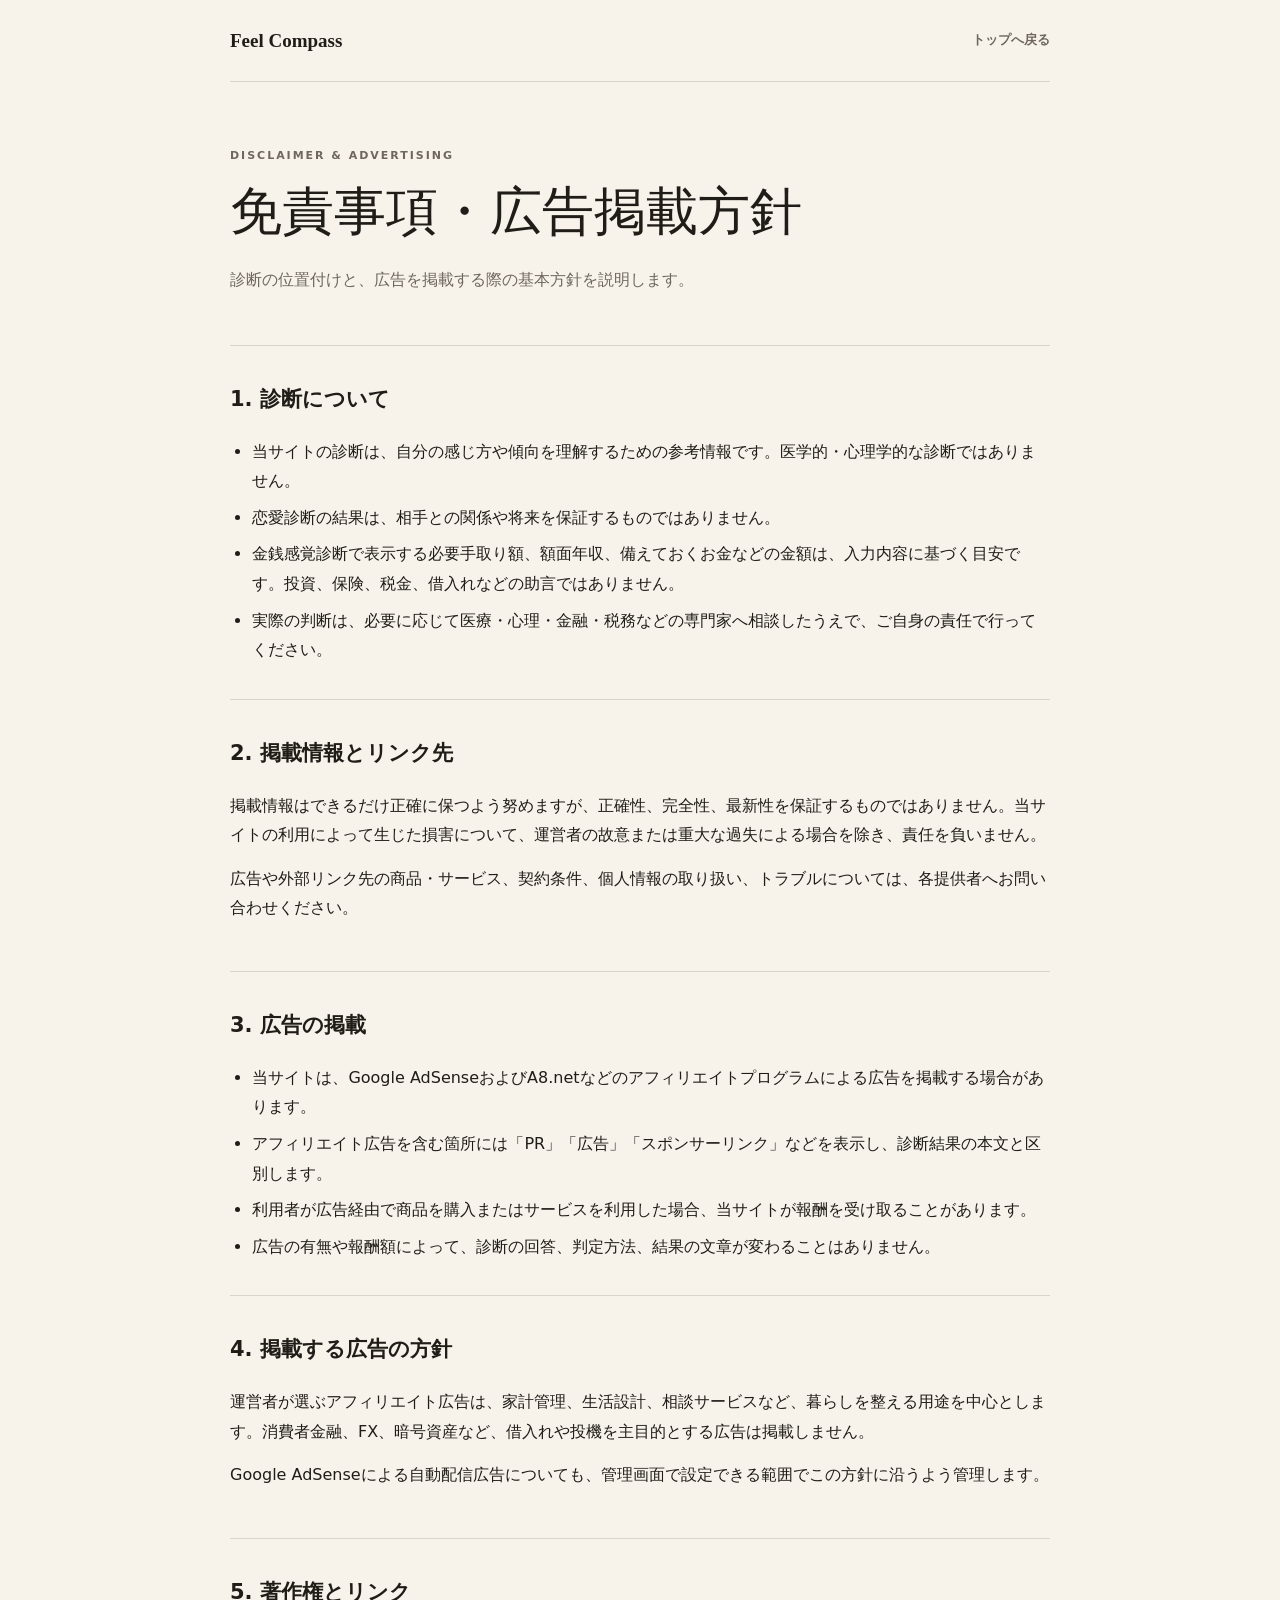
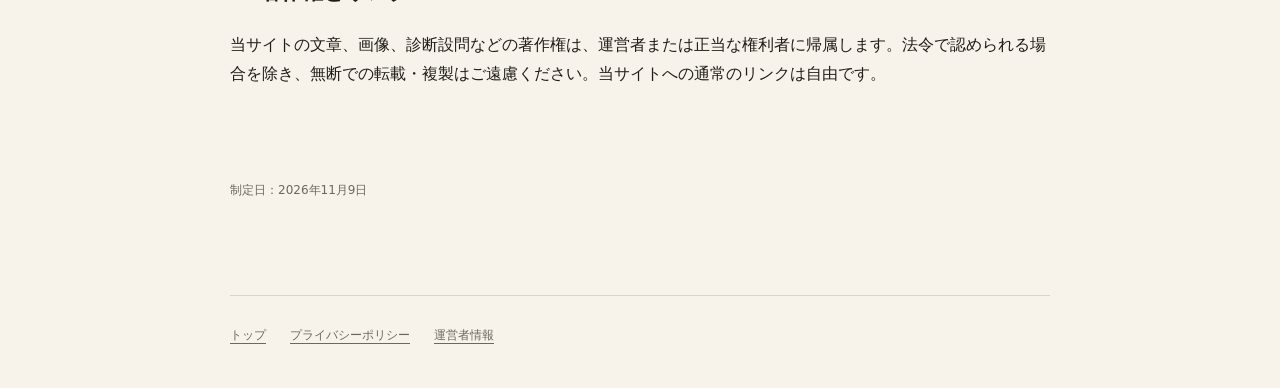
<file: advertising.html>
<!doctype html>
<html lang="ja">
<head>
  <meta charset="utf-8">
  <meta name="viewport" content="width=device-width, initial-scale=1">
  <meta name="description" content="Feel Compassの免責事項と広告掲載方針です。">
  <meta name="theme-color" content="#f7f3ea">
  <title>免責事項・広告掲載方針｜Feel Compass</title>
  <link rel="stylesheet" href="./legal.css">
</head>
<body>
  <div class="page">
    <header>
      <a class="brand" href="./">Feel Compass</a>
      <a class="back" href="./">トップへ戻る</a>
    </header>

    <main>
      <p class="eyebrow">Disclaimer & advertising</p>
      <h1>免責事項・広告掲載方針</h1>
      <p class="lead">診断の位置付けと、広告を掲載する際の基本方針を説明します。</p>

      <section>
        <h2>1. 診断について</h2>
        <ul>
          <li>当サイトの診断は、自分の感じ方や傾向を理解するための参考情報です。医学的・心理学的な診断ではありません。</li>
          <li>恋愛診断の結果は、相手との関係や将来を保証するものではありません。</li>
          <li>金銭感覚診断で表示する必要手取り額、額面年収、備えておくお金などの金額は、入力内容に基づく目安です。投資、保険、税金、借入れなどの助言ではありません。</li>
          <li>実際の判断は、必要に応じて医療・心理・金融・税務などの専門家へ相談したうえで、ご自身の責任で行ってください。</li>
        </ul>
      </section>

      <section>
        <h2>2. 掲載情報とリンク先</h2>
        <p>掲載情報はできるだけ正確に保つよう努めますが、正確性、完全性、最新性を保証するものではありません。当サイトの利用によって生じた損害について、運営者の故意または重大な過失による場合を除き、責任を負いません。</p>
        <p>広告や外部リンク先の商品・サービス、契約条件、個人情報の取り扱い、トラブルについては、各提供者へお問い合わせください。</p>
      </section>

      <section>
        <h2>3. 広告の掲載</h2>
        <ul>
          <li>当サイトは、Google AdSenseおよびA8.netなどのアフィリエイトプログラムによる広告を掲載する場合があります。</li>
          <li>アフィリエイト広告を含む箇所には「PR」「広告」「スポンサーリンク」などを表示し、診断結果の本文と区別します。</li>
          <li>利用者が広告経由で商品を購入またはサービスを利用した場合、当サイトが報酬を受け取ることがあります。</li>
          <li>広告の有無や報酬額によって、診断の回答、判定方法、結果の文章が変わることはありません。</li>
        </ul>
      </section>

      <section>
        <h2>4. 掲載する広告の方針</h2>
        <p>運営者が選ぶアフィリエイト広告は、家計管理、生活設計、相談サービスなど、暮らしを整える用途を中心とします。消費者金融、FX、暗号資産など、借入れや投機を主目的とする広告は掲載しません。</p>
        <p>Google AdSenseによる自動配信広告についても、管理画面で設定できる範囲でこの方針に沿うよう管理します。</p>
      </section>

      <section>
        <h2>5. 著作権とリンク</h2>
        <p>当サイトの文章、画像、診断設問などの著作権は、運営者または正当な権利者に帰属します。法令で認められる場合を除き、無断での転載・複製はご遠慮ください。当サイトへの通常のリンクは自由です。</p>
      </section>

      <p class="updated">制定日：2026年11月9日</p>
    </main>

    <footer>
      <a href="./">トップ</a>
      <a href="./privacy.html">プライバシーポリシー</a>
      <a href="./operator.html">運営者情報</a>
    </footer>
  </div>
</body>
</html>
</file>
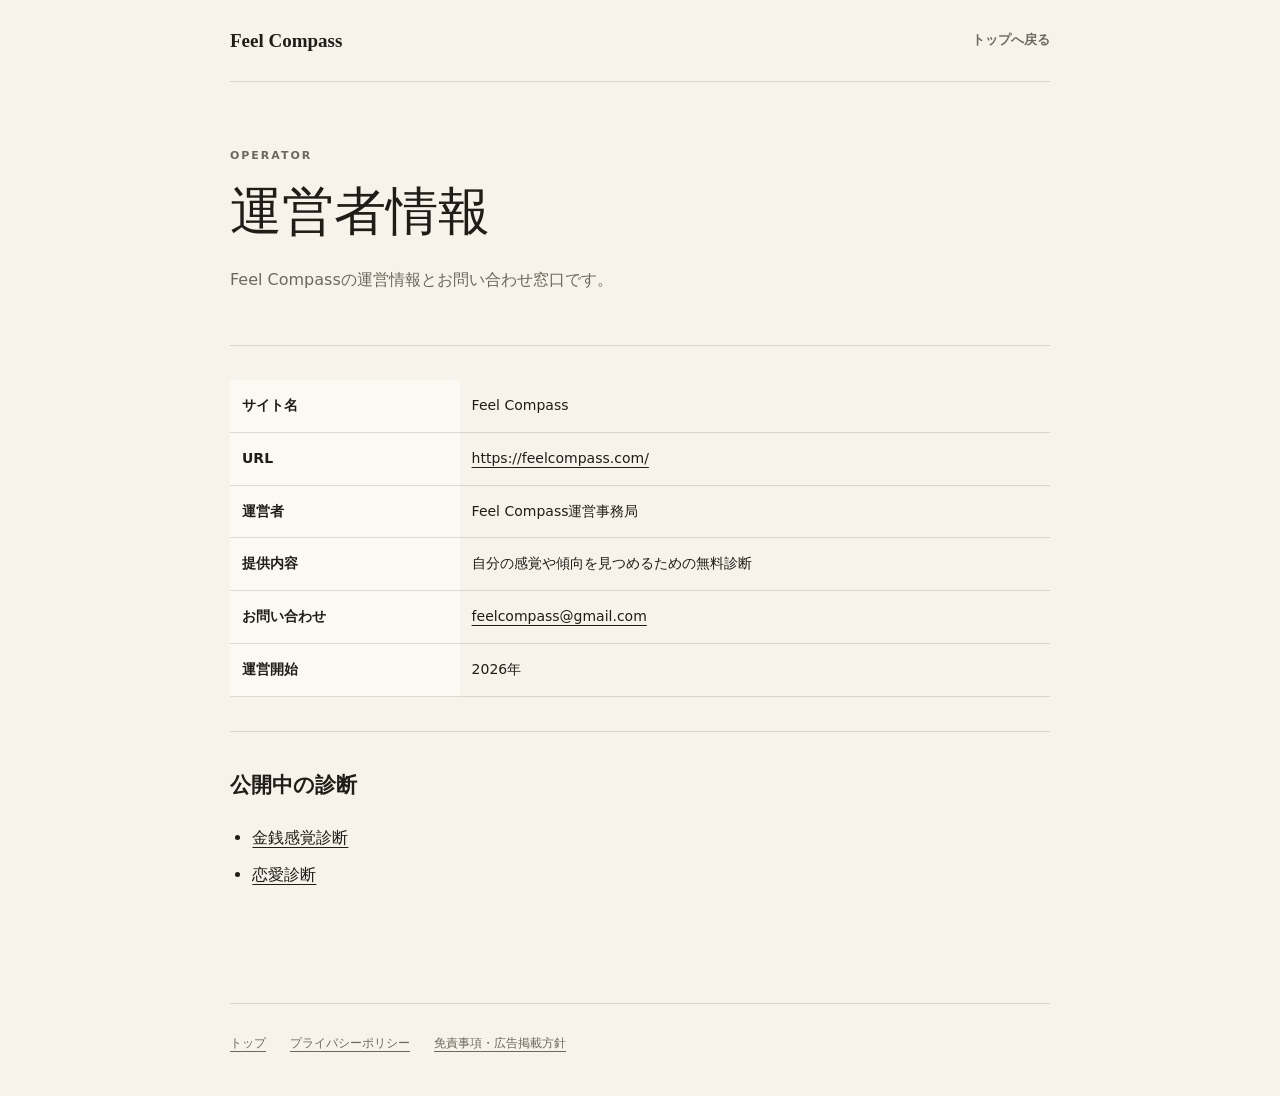
<file: operator.html>
<!doctype html>
<html lang="ja">
<head>
  <meta charset="utf-8">
  <meta name="viewport" content="width=device-width, initial-scale=1">
  <meta name="description" content="Feel Compassの運営者情報です。">
  <meta name="theme-color" content="#f7f3ea">
  <title>運営者情報｜Feel Compass</title>
  <link rel="stylesheet" href="./legal.css">
</head>
<body>
  <div class="page">
    <header>
      <a class="brand" href="./">Feel Compass</a>
      <a class="back" href="./">トップへ戻る</a>
    </header>

    <main>
      <p class="eyebrow">Operator</p>
      <h1>運営者情報</h1>
      <p class="lead">Feel Compassの運営情報とお問い合わせ窓口です。</p>

      <section>
        <div class="table-wrap">
          <table>
            <tbody>
              <tr><th>サイト名</th><td>Feel Compass</td></tr>
              <tr><th>URL</th><td><a href="https://feelcompass.com/">https://feelcompass.com/</a></td></tr>
              <tr><th>運営者</th><td>Feel Compass運営事務局</td></tr>
              <tr><th>提供内容</th><td>自分の感覚や傾向を見つめるための無料診断</td></tr>
              <tr><th>お問い合わせ</th><td><a href="mailto:feelcompass@gmail.com?subject=%E3%80%90Feel%20Compass%E3%80%91%E3%81%8A%E5%95%8F%E3%81%84%E5%90%88%E3%82%8F%E3%81%9B">feelcompass@gmail.com</a></td></tr>
              <tr><th>運営開始</th><td>2026年</td></tr>
            </tbody>
          </table>
        </div>
      </section>

      <section>
        <h2>公開中の診断</h2>
        <ul>
          <li><a href="https://money.feelcompass.com/">金銭感覚診断</a></li>
          <li><a href="https://love.feelcompass.com/">恋愛診断</a></li>
        </ul>
      </section>
    </main>

    <footer>
      <a href="./">トップ</a>
      <a href="./privacy.html">プライバシーポリシー</a>
      <a href="./advertising.html">免責事項・広告掲載方針</a>
    </footer>
  </div>
</body>
</html>
</file>
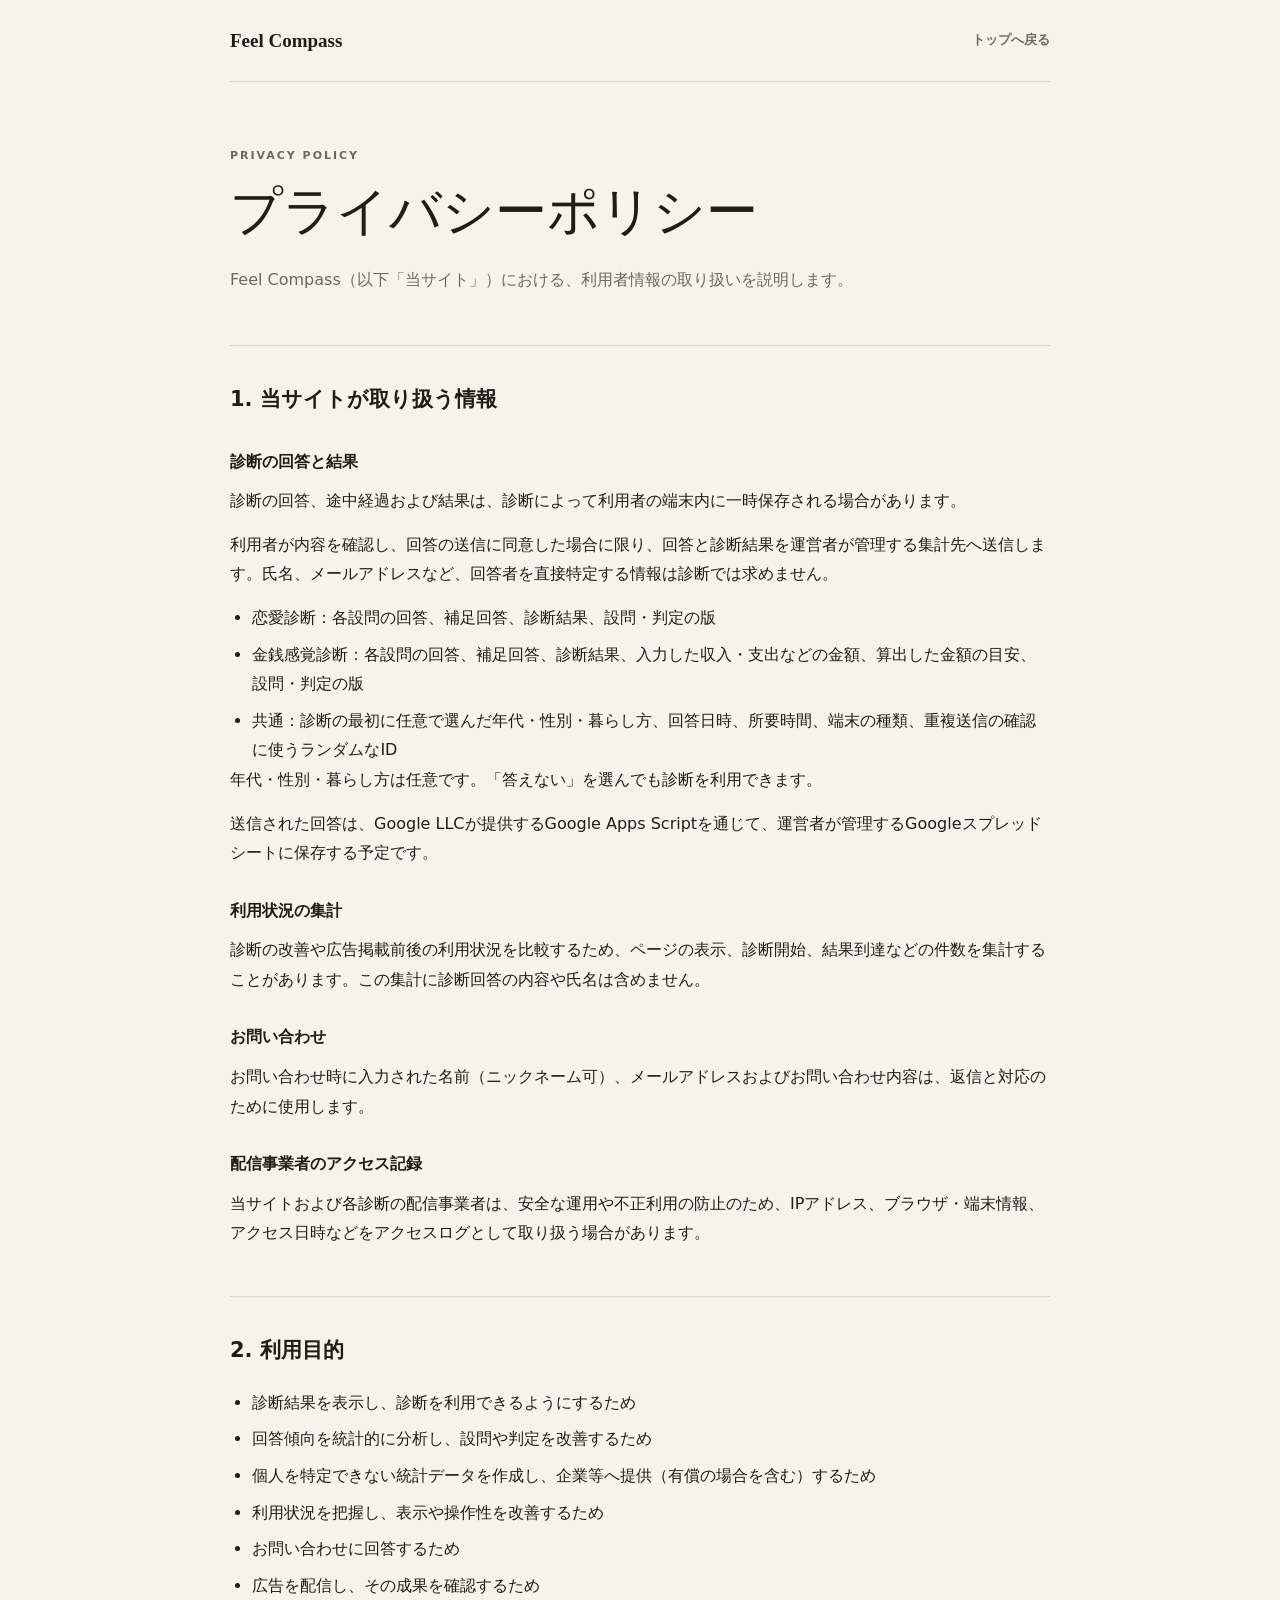
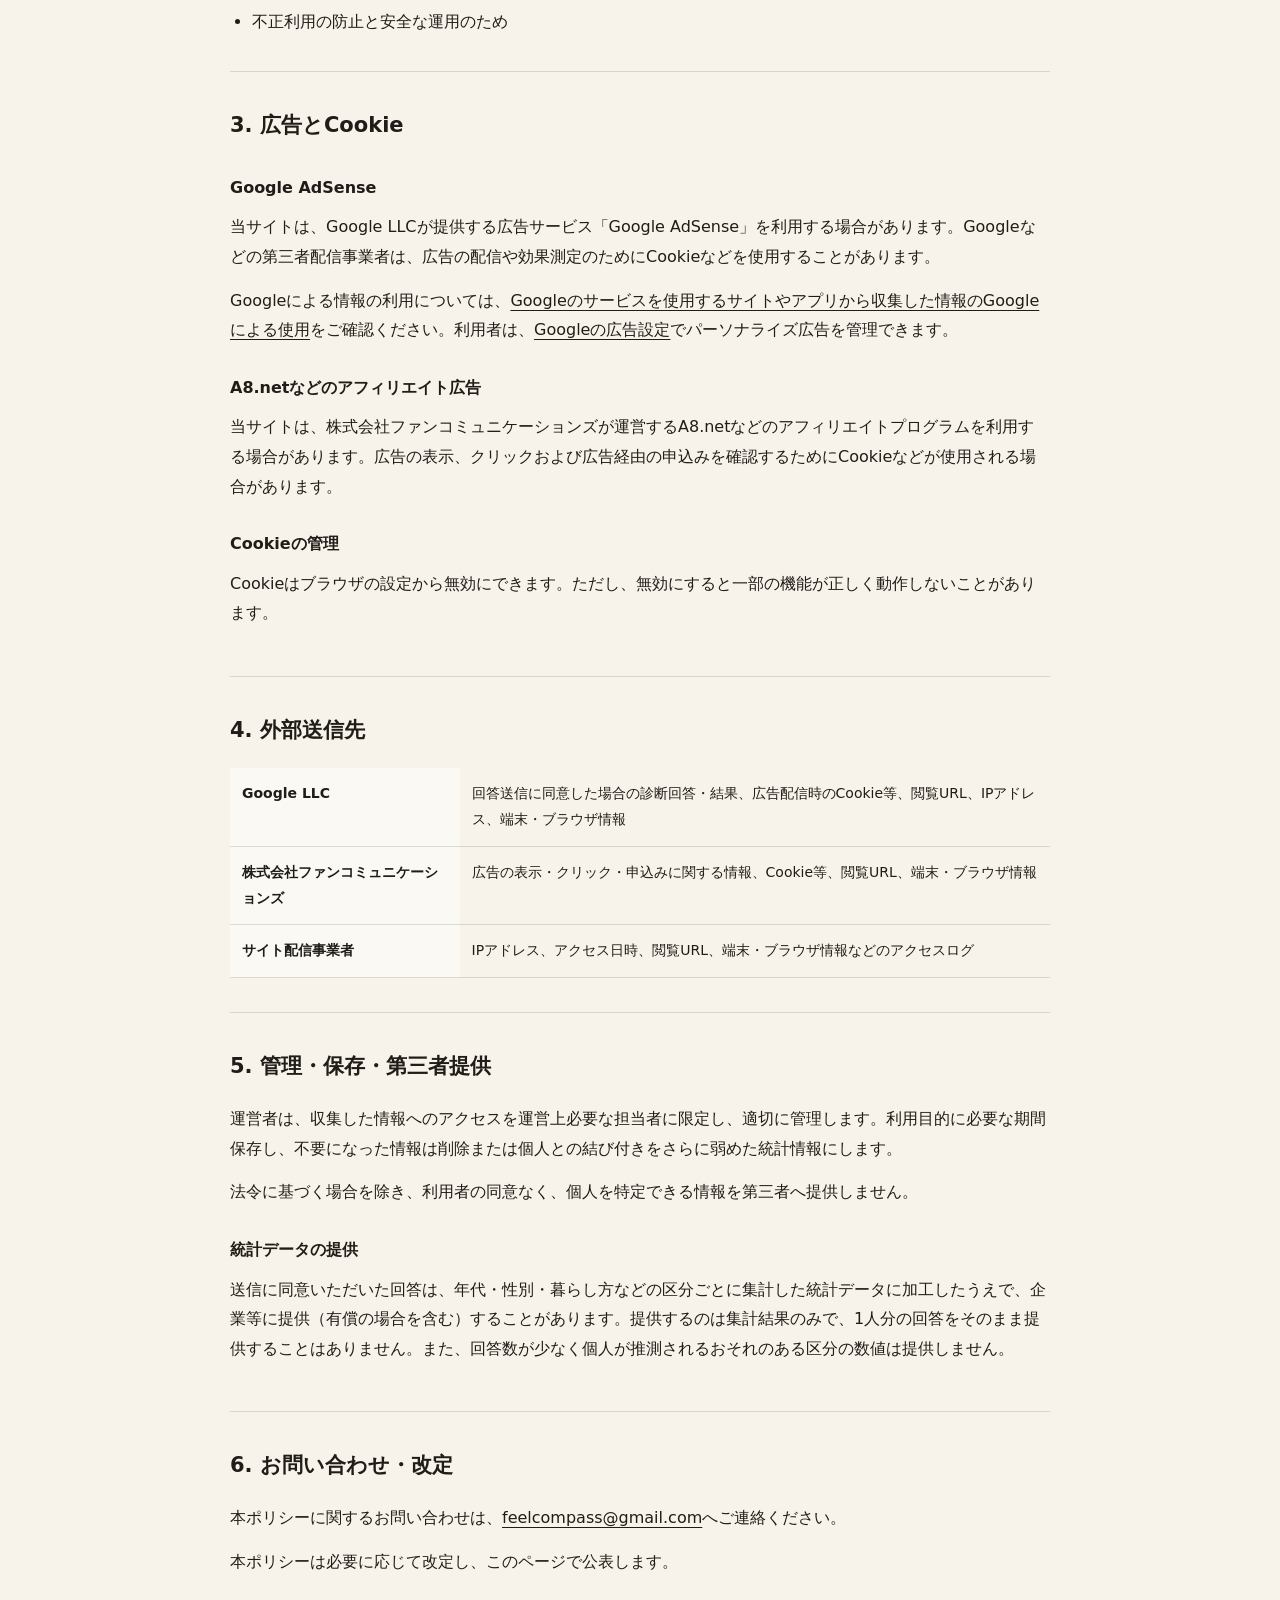
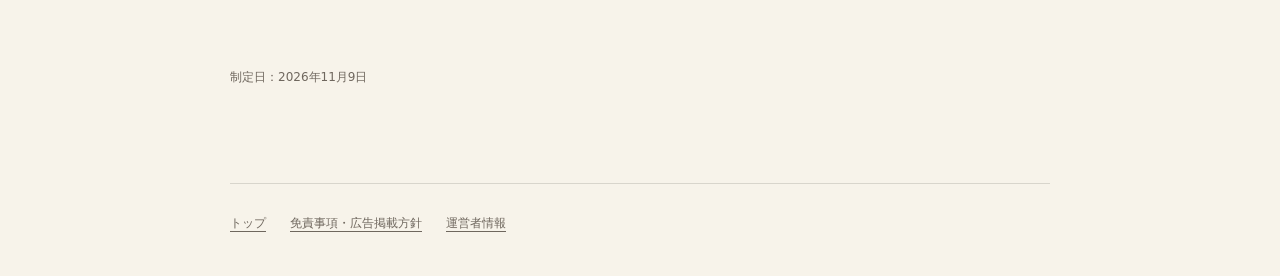
<file: privacy.html>
<!doctype html>
<html lang="ja">
<head>
  <meta charset="utf-8">
  <meta name="viewport" content="width=device-width, initial-scale=1">
  <meta name="description" content="Feel Compassのプライバシーポリシーです。">
  <meta name="theme-color" content="#f7f3ea">
  <title>プライバシーポリシー｜Feel Compass</title>
  <link rel="stylesheet" href="./legal.css">
</head>
<body>
  <div class="page">
    <header>
      <a class="brand" href="./">Feel Compass</a>
      <a class="back" href="./">トップへ戻る</a>
    </header>

    <main>
      <p class="eyebrow">Privacy policy</p>
      <h1>プライバシーポリシー</h1>
      <p class="lead">Feel Compass（以下「当サイト」）における、利用者情報の取り扱いを説明します。</p>

      <section>
        <h2>1. 当サイトが取り扱う情報</h2>

        <h3>診断の回答と結果</h3>
        <p>診断の回答、途中経過および結果は、診断によって利用者の端末内に一時保存される場合があります。</p>
        <p>利用者が内容を確認し、回答の送信に同意した場合に限り、回答と診断結果を運営者が管理する集計先へ送信します。氏名、メールアドレスなど、回答者を直接特定する情報は診断では求めません。</p>
        <ul>
          <li>恋愛診断：各設問の回答、補足回答、診断結果、設問・判定の版</li>
          <li>金銭感覚診断：各設問の回答、補足回答、診断結果、入力した収入・支出などの金額、算出した金額の目安、設問・判定の版</li>
          <li>共通：診断の最初に任意で選んだ年代・性別・暮らし方、回答日時、所要時間、端末の種類、重複送信の確認に使うランダムなID</li>
        </ul>
        <p>年代・性別・暮らし方は任意です。「答えない」を選んでも診断を利用できます。</p>
        <p>送信された回答は、Google LLCが提供するGoogle Apps Scriptを通じて、運営者が管理するGoogleスプレッドシートに保存する予定です。</p>

        <h3>利用状況の集計</h3>
        <p>診断の改善や広告掲載前後の利用状況を比較するため、ページの表示、診断開始、結果到達などの件数を集計することがあります。この集計に診断回答の内容や氏名は含めません。</p>

        <h3>お問い合わせ</h3>
        <p>お問い合わせ時に入力された名前（ニックネーム可）、メールアドレスおよびお問い合わせ内容は、返信と対応のために使用します。</p>

        <h3>配信事業者のアクセス記録</h3>
        <p>当サイトおよび各診断の配信事業者は、安全な運用や不正利用の防止のため、IPアドレス、ブラウザ・端末情報、アクセス日時などをアクセスログとして取り扱う場合があります。</p>
      </section>

      <section>
        <h2>2. 利用目的</h2>
        <ul>
          <li>診断結果を表示し、診断を利用できるようにするため</li>
          <li>回答傾向を統計的に分析し、設問や判定を改善するため</li>
          <li>個人を特定できない統計データを作成し、企業等へ提供（有償の場合を含む）するため</li>
          <li>利用状況を把握し、表示や操作性を改善するため</li>
          <li>お問い合わせに回答するため</li>
          <li>広告を配信し、その成果を確認するため</li>
          <li>不正利用の防止と安全な運用のため</li>
        </ul>
      </section>

      <section>
        <h2>3. 広告とCookie</h2>
        <h3>Google AdSense</h3>
        <p>当サイトは、Google LLCが提供する広告サービス「Google AdSense」を利用する場合があります。Googleなどの第三者配信事業者は、広告の配信や効果測定のためにCookieなどを使用することがあります。</p>
        <p>Googleによる情報の利用については、<a href="https://policies.google.com/technologies/partner-sites?hl=ja">Googleのサービスを使用するサイトやアプリから収集した情報のGoogleによる使用</a>をご確認ください。利用者は、<a href="https://adssettings.google.com/">Googleの広告設定</a>でパーソナライズ広告を管理できます。</p>

        <h3>A8.netなどのアフィリエイト広告</h3>
        <p>当サイトは、株式会社ファンコミュニケーションズが運営するA8.netなどのアフィリエイトプログラムを利用する場合があります。広告の表示、クリックおよび広告経由の申込みを確認するためにCookieなどが使用される場合があります。</p>

        <h3>Cookieの管理</h3>
        <p>Cookieはブラウザの設定から無効にできます。ただし、無効にすると一部の機能が正しく動作しないことがあります。</p>
      </section>

      <section>
        <h2>4. 外部送信先</h2>
        <div class="table-wrap">
          <table>
            <tbody>
              <tr><th>Google LLC</th><td>回答送信に同意した場合の診断回答・結果、広告配信時のCookie等、閲覧URL、IPアドレス、端末・ブラウザ情報</td></tr>
              <tr><th>株式会社ファンコミュニケーションズ</th><td>広告の表示・クリック・申込みに関する情報、Cookie等、閲覧URL、端末・ブラウザ情報</td></tr>
              <tr><th>サイト配信事業者</th><td>IPアドレス、アクセス日時、閲覧URL、端末・ブラウザ情報などのアクセスログ</td></tr>
            </tbody>
          </table>
        </div>
      </section>

      <section>
        <h2>5. 管理・保存・第三者提供</h2>
        <p>運営者は、収集した情報へのアクセスを運営上必要な担当者に限定し、適切に管理します。利用目的に必要な期間保存し、不要になった情報は削除または個人との結び付きをさらに弱めた統計情報にします。</p>
        <p>法令に基づく場合を除き、利用者の同意なく、個人を特定できる情報を第三者へ提供しません。</p>
        <h3>統計データの提供</h3>
        <p>送信に同意いただいた回答は、年代・性別・暮らし方などの区分ごとに集計した統計データに加工したうえで、企業等に提供（有償の場合を含む）することがあります。提供するのは集計結果のみで、1人分の回答をそのまま提供することはありません。また、回答数が少なく個人が推測されるおそれのある区分の数値は提供しません。</p>
      </section>

      <section>
        <h2>6. お問い合わせ・改定</h2>
        <p>本ポリシーに関するお問い合わせは、<a href="mailto:feelcompass@gmail.com?subject=%E3%80%90Feel%20Compass%E3%80%91%E3%83%97%E3%83%A9%E3%82%A4%E3%83%90%E3%82%B7%E3%83%BC%E3%81%AB%E9%96%A2%E3%81%99%E3%82%8B%E3%81%8A%E5%95%8F%E3%81%84%E5%90%88%E3%82%8F%E3%81%9B">feelcompass@gmail.com</a>へご連絡ください。</p>
        <p>本ポリシーは必要に応じて改定し、このページで公表します。</p>
      </section>

      <p class="updated">制定日：2026年11月9日</p>
    </main>

    <footer>
      <a href="./">トップ</a>
      <a href="./advertising.html">免責事項・広告掲載方針</a>
      <a href="./operator.html">運営者情報</a>
    </footer>
  </div>
</body>
</html>
</file>
<file: legal.css>
:root {
  color-scheme: light;
  --background: #f7f3ea;
  --surface: #fffdf8;
  --text: #201d19;
  --muted: #6f675e;
  --line: rgba(32, 29, 25, .14);
  --accent: #f4bf29;
  --warning: #fff1c7;
}

* { box-sizing: border-box; }

body {
  margin: 0;
  min-width: 320px;
  background: var(--background);
  color: var(--text);
  font-family: "Hiragino Kaku Gothic ProN", "Yu Gothic", "YuGothic", system-ui, sans-serif;
  line-height: 1.85;
}

a { color: inherit; text-underline-offset: 4px; }

.page { width: calc(100% - 40px); max-width: 820px; margin: 0 auto; }

header {
  display: flex;
  align-items: center;
  justify-content: space-between;
  min-height: 82px;
  border-bottom: 1px solid var(--line);
}

.brand { font-family: Georgia, "Times New Roman", serif; font-size: 19px; font-weight: 700; text-decoration: none; }
.back { color: var(--muted); font-size: 13px; font-weight: 700; text-decoration: none; }

main { padding: 64px 0 80px; }
.eyebrow { margin: 0 0 10px; color: var(--muted); font-size: 11px; font-weight: 800; letter-spacing: .18em; text-transform: uppercase; }
h1 { margin: 0 0 16px; font-family: "Yu Mincho", "Hiragino Mincho ProN", Georgia, serif; font-size: clamp(32px, 7vw, 52px); font-weight: 500; line-height: 1.4; }
.lead { margin: 0 0 50px; color: var(--muted); }

section { padding: 34px 0; border-top: 1px solid var(--line); }
h2 { margin: 0 0 18px; font-size: 21px; }
h3 { margin: 28px 0 10px; font-size: 16px; }
p { margin: 0 0 14px; }
ul { margin: 0; padding-left: 1.4em; }
li + li { margin-top: 7px; }

.table-wrap { overflow-x: auto; }
table { width: 100%; border-collapse: collapse; font-size: 14px; }
th, td { padding: 13px 12px; border-bottom: 1px solid var(--line); text-align: left; vertical-align: top; }
th { width: 28%; background: rgba(255,255,255,.45); }

.pending { padding: 16px 18px; border: 1px solid #d6a519; border-radius: 14px; background: var(--warning); font-weight: 700; }
.updated { margin-top: 42px; color: var(--muted); font-size: 12px; }

footer { display: flex; flex-wrap: wrap; gap: 16px 24px; padding: 28px 0 42px; border-top: 1px solid var(--line); color: var(--muted); font-size: 12px; }

@media (max-width: 620px) {
  .page { width: calc(100% - 28px); }
  header { min-height: 70px; }
  main { padding: 46px 0 60px; }
  .lead { margin-bottom: 38px; }
  section { padding: 28px 0; }
  th, td { display: block; width: 100%; padding: 10px; }
  th { border-bottom: 0; }
}
</file>
